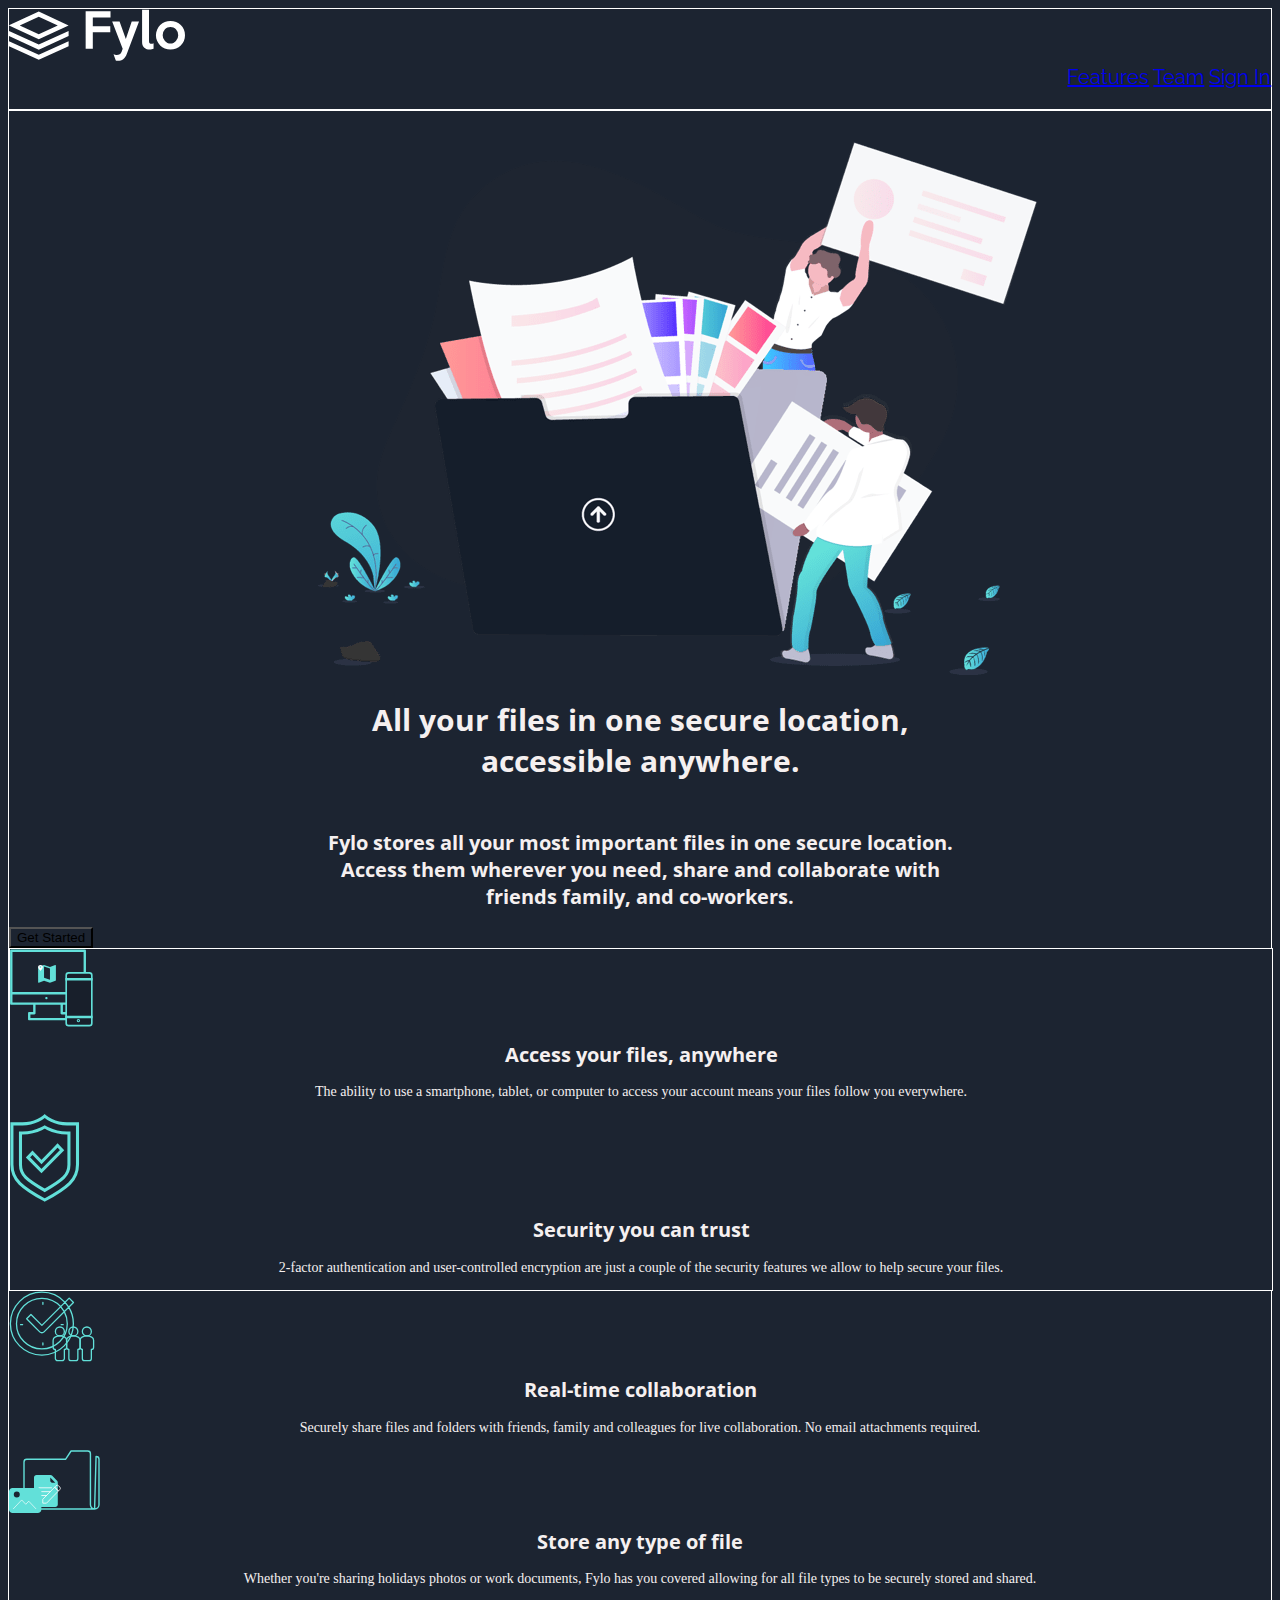
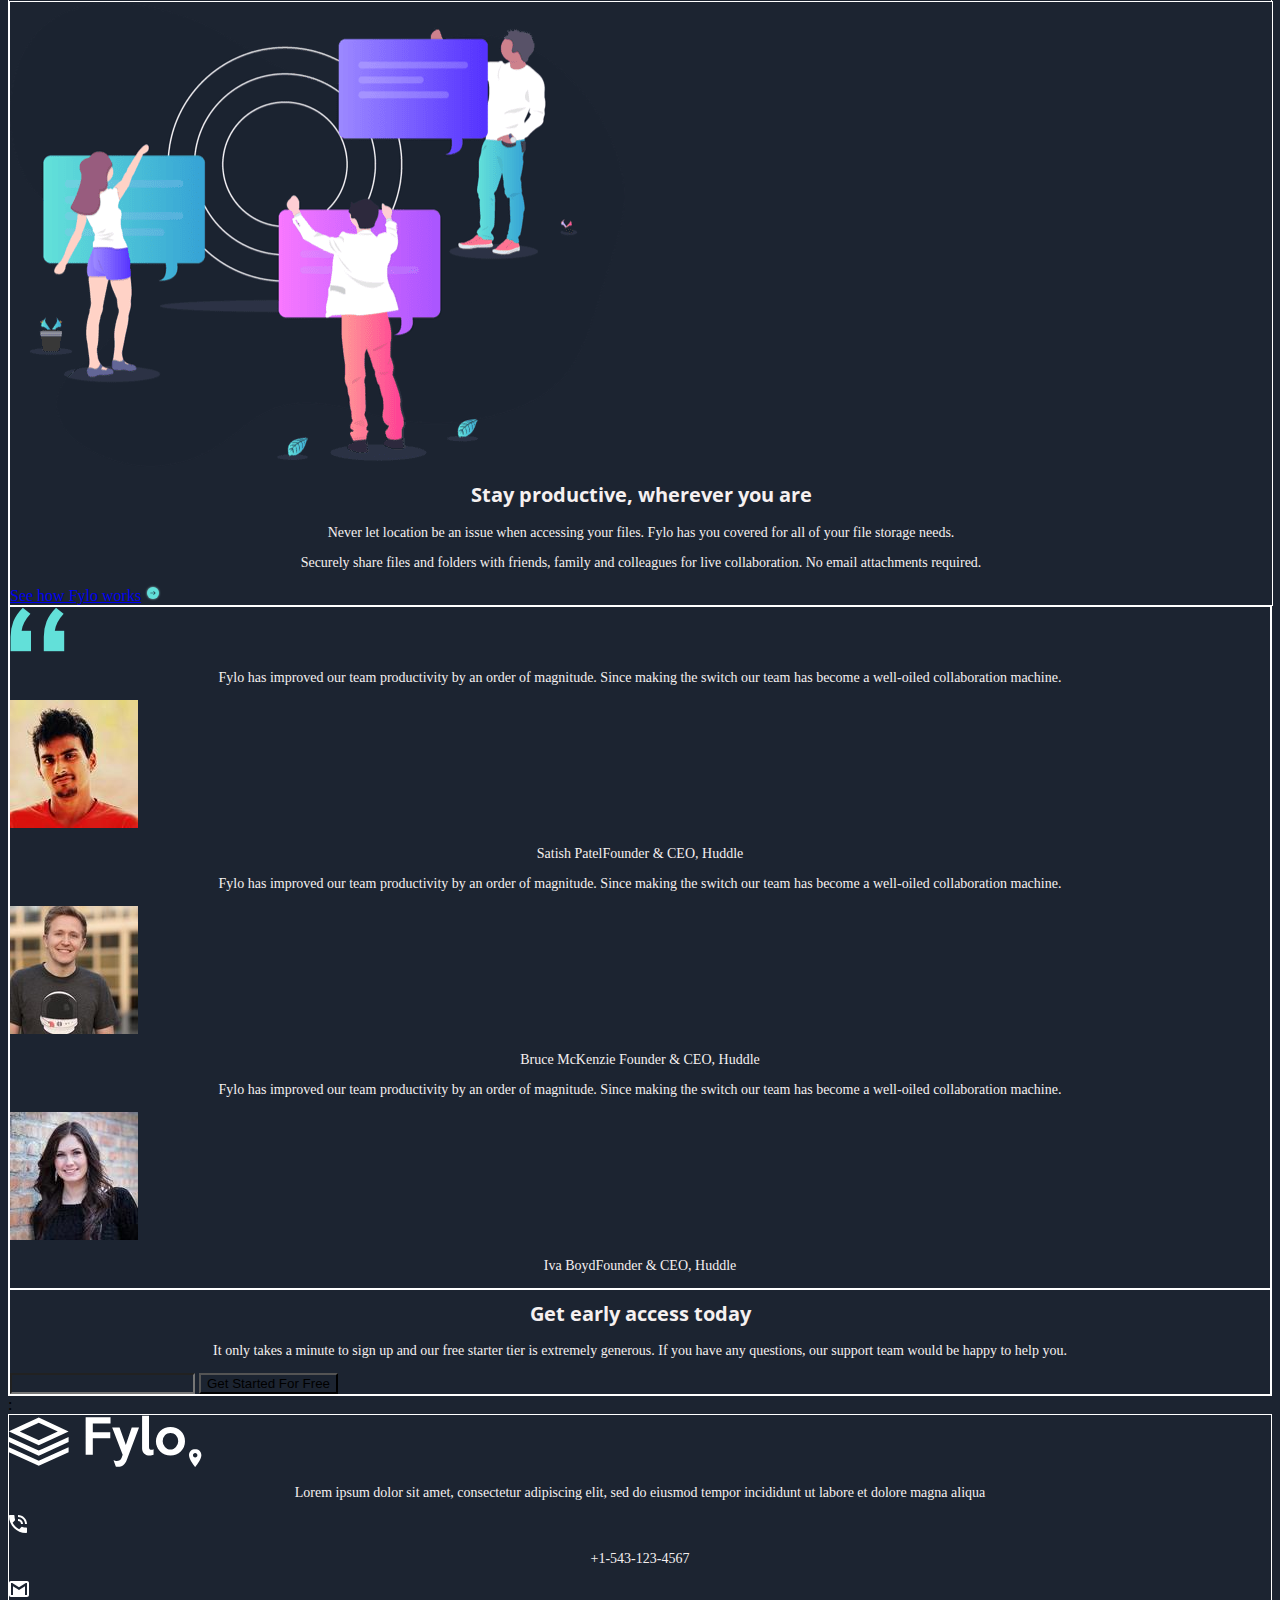
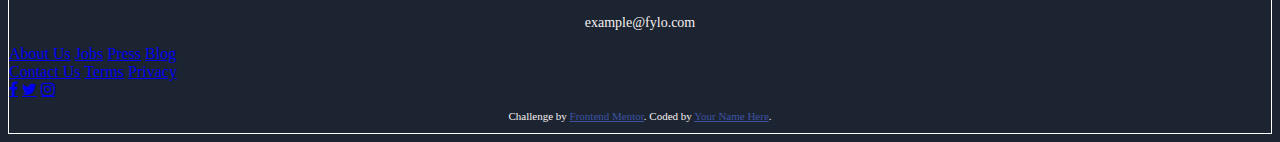
<file: index.html>
<!DOCTYPE html>
<html lang="en">

<head>
  <meta charset="UTF-8">
  <meta name="viewport" content="width=device-width, initial-scale=1.0">
  <!-- displays site properly based on user's device -->

  <link rel="icon" type="image/png" sizes="32x32" href="./images/favicon-32x32.png">


  <title>Frontend Mentor | Fylo landing page with dark theme and features grid</title>
  <link rel="stylesheet" href="https://cdnjs.cloudflare.com/ajax/libs/font-awesome/4.7.0/css/font-awesome.min.css">
  <link rel="stylesheet" href="css/style.css">
  <link rel="stylesheet" href="css/style.scss">
  <link href="https://fonts.googleapis.com/css2?family=Open+Sans:ital,wght@0,400;0,600;1,400&display=swap" rel="stylesheet">
  <link href="https://fonts.googleapis.com/css2?family=Raleway:ital,wght@1,500&display=swap" rel="stylesheet">
  <link href="https://fonts.googleapis.com/css2?family=Open+Sans:wght@300&display=swap" rel="stylesheet">

  <!-- Feel free to remove these styles or customise in your own stylesheet 👍 -->
  <style>
    .attribution {
      font-size: 11px;
      text-align: center;
    }

    .attribution a {
      color: hsl(228, 45%, 44%);
    }
  </style>
</head>


  <body>
    <div class="wrapper1">
        
         <header>
    
            <img src="images/logo.svg"alt=>
        <nav class="button">
                <a href="#">Features</a>
                <a href="#">Team</a>
                <a href="#">Sign In</a>
        
        </nav>
         </header>
         
    </div>
    
    <div class="container1">
    <div class="seccionimage1,2">
    <div class="imageilustration">
     <img src="images/illustration-intro.png"alt="image of computer" style="widows: 40px;"> 
    </div>
    <h1>All your files in one secure location,<br>
            accessible anywhere.</h1><br> 
         <h2>Fylo stores all your most important files in one secure location. <br>
            Access them wherever you need, share and collaborate with<br>
            friends family, and co-workers.</h2>
    

    <div class= "buttonGetStarted">
    <button>Get Started</button>
    </div>

    

    <div class="container2">
        <div class="TestimoniosPrimeraParte">
        <section>
            <img src="images/icon-access-anywhere.svg" alt="">
            
            <h2>Access your files, anywhere</h2>
            <p>The ability to use a smartphone, tablet, or computer to access your account means your
                files follow you everywhere.</p>
        </section>
    </div>
        <section>
            <img src="images/icon-security.svg" alt="">
            <h2>
                Security you can trust
            </h2>
            <p>

                2-factor authentication and user-controlled encryption are just a couple of the security
                features we allow to help secure your files.
            </p>
        </section>
        </div>

        
         <div class="TestimonioSegundaParte">
        <section>
            <img src="images/icon-collaboration.svg" alt="">
            <h2>
                Real-time collaboration
            </h2>
            <p>

                Securely share files and folders with friends, family and colleagues for live collaboration.
                No email attachments required.
            </p>
        </section>
        <section>
            <img src="images/icon-any-file.svg" alt="">
            <h2>

                Store any type of file
            </h2>
            <p>

                Whether you're sharing holidays photos or work documents, Fylo has you covered allowing for all
                file types to be securely stored and shared.
            </p>
        </section>
         </div>
    </div>
    <div class="container3">
         <img src="images/illustration-stay-productive.png" alt="">
        <h2>
            Stay productive, wherever you are
        </h2>
        <p>

            Never let location be an issue when accessing your files. Fylo has you covered for all of your file
            storage needs.
        </p>
        <p>

            Securely share files and folders with friends, family and colleagues for live collaboration. No email
            attachments required.
        </p>
        <a href="#">See how Fylo works</a>
        <img src="images/icon-arrow.svg" alt="">
    </div>
    <div class="container4">
        <img src="images/bg-quotes.png" alt="">

        <p>
            Fylo has improved our team productivity by an order of magnitude. Since making the switch our team has
            become a well-oiled collaboration machine.
        </p>
        <img src="images/profile-1.jpg" alt="">
        <p>
            Satish Patel<span>Founder & CEO, Huddle</span>
        </p>
        <p>
            Fylo has improved our team productivity by an order of magnitude. Since making the switch our team has
            become a well-oiled collaboration machine.
        </p>
        <img src="images/profile-2.jpg" alt="">
        <p>
            Bruce McKenzie
            <span>Founder & CEO, Huddle</span>
        </p>
        <p>
            Fylo has improved our team productivity by an order of magnitude. Since making the switch our team has
            become a well-oiled collaboration machine.
        </p>
        <img src="images/profile-3.jpg" alt="">
        <p>
            Iva Boyd<span>Founder & CEO, Huddle</span>
        </p>
    </div>
    <div class="container5">
        <h2>
            Get early access today
        </h2>
        <p>
            It only takes a minute to sign up and our free starter tier is extremely generous. If you have any
            questions, our support team would be happy to help you.
        </p>
        <form action="#" method="GET">
            <input type="text">
            <button type="submit">Get Started For Free</button>
    
    </div>
    </div>:

    <div class="container6"> 
         <img src="images/logo.svg" alt="">
        <img src="images/icon-location.svg" alt="">
        <p>
            Lorem ipsum dolor sit amet, consectetur adipiscing elit, sed do eiusmod tempor incididunt ut labore et
            dolore magna aliqua
        </p>
        <img src="images/icon-phone.svg" alt="">
        <p>+1-543-123-4567</p>
        <img src="images/icon-email.svg" alt="">
        <p>example@fylo.com</p>
        <nav>
            <a href="#">About Us</a>
            <a href="#">Jobs</a>
            <a href="#">Press</a>
            <a href="#">Blog</a>

        </nav>
        <nav>
            <a href="#">Contact Us</a>
            <a href="#">Terms</a>
            <a href="#">Privacy</a>

        </nav>
        <a href="#" class="fa fa-facebook"></a>
        <a href="#" class="fa fa-twitter"></a>
        <a href="#" class="fa fa-instagram"></a>

    </>

    <footer>
        <p class="attribution">
            Challenge by <a href="https://www.frontendmentor.io?ref=challenge" target="_blank">Frontend Mentor</a>.
            Coded by <a href="#">Your Name Here</a>.
        </p>
    </footer>
</body>

</html>
</file>
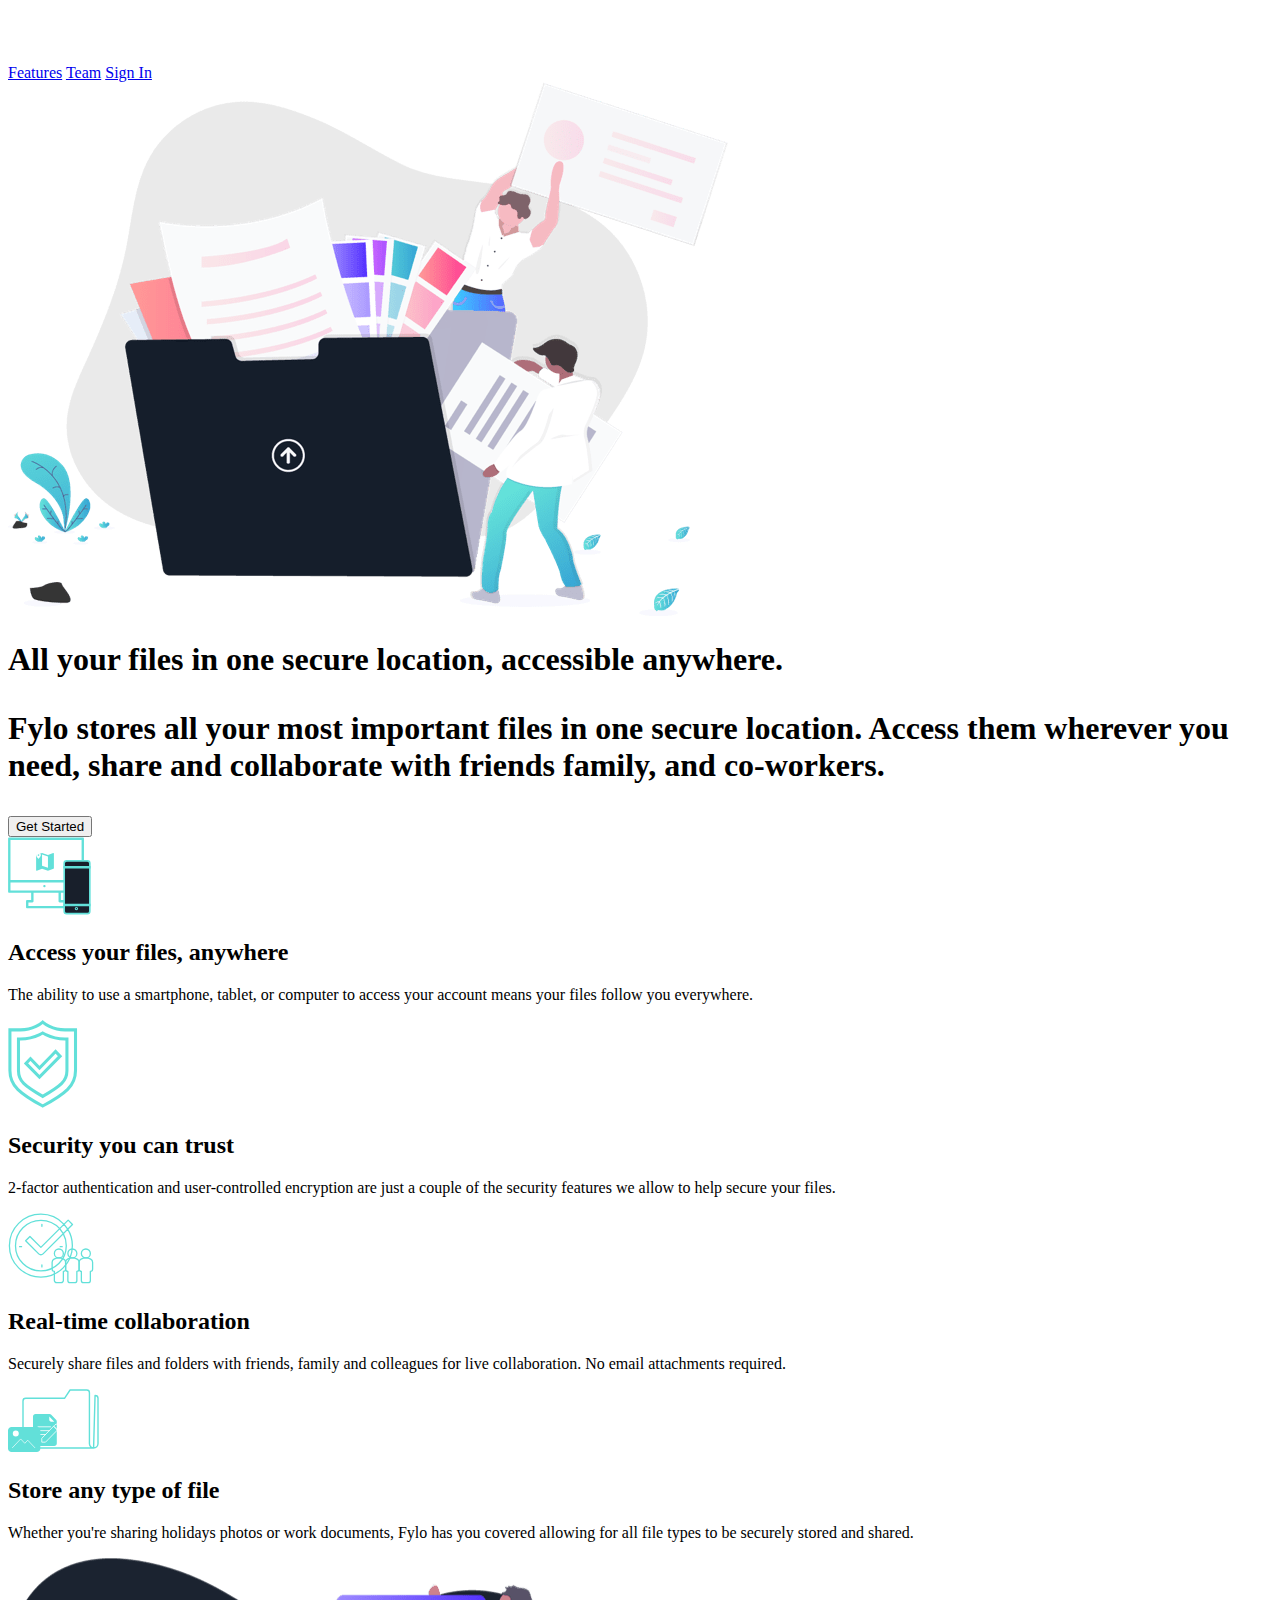
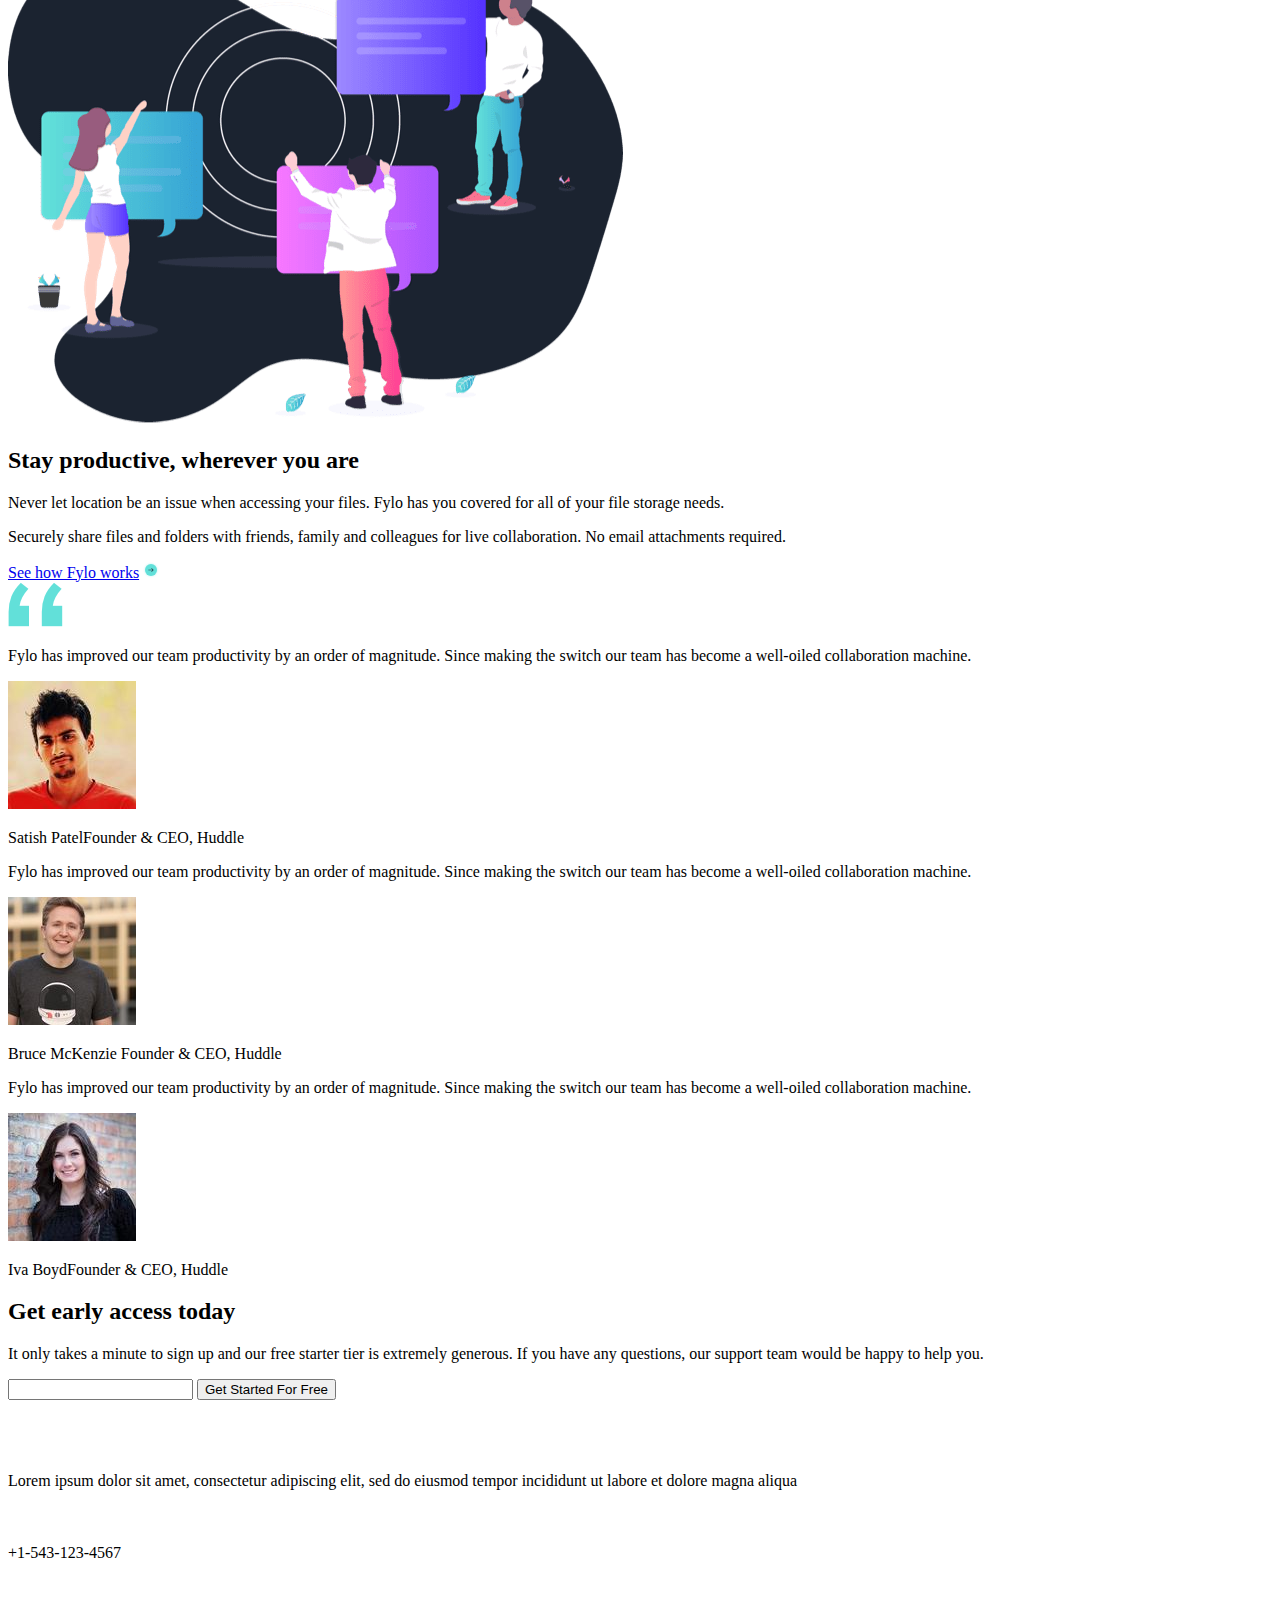
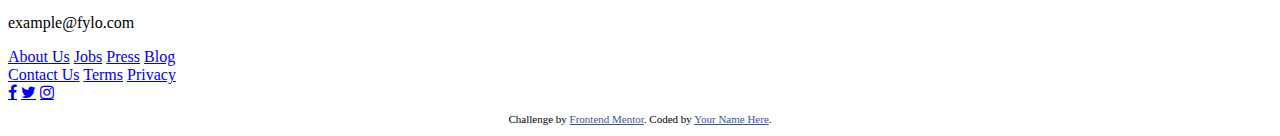
<file: fylo-dark-theme-landing-page-master/index.html>
<!DOCTYPE html>
<html lang="en">

<head>
  <meta charset="UTF-8">
  <meta name="viewport" content="width=device-width, initial-scale=1.0">
  <!-- displays site properly based on user's device -->

  <link rel="icon" type="image/png" sizes="32x32" href="./images/favicon-32x32.png">


  <title>Frontend Mentor | Fylo landing page with dark theme and features grid</title>
  <link rel="stylesheet" href="https://cdnjs.cloudflare.com/ajax/libs/font-awesome/4.7.0/css/font-awesome.min.css">

  <!-- Feel free to remove these styles or customise in your own stylesheet 👍 -->
  <style>
    .attribution {
      font-size: 11px;
      text-align: center;
    }

    .attribution a {
      color: hsl(228, 45%, 44%);
    }
  </style>
</head>

<body>
  <div class="conatiner1">
    <header>
      <img src="images/logo.svg" alt=>
    </header>
    <nav>
      <a href="#">Features</a>
      <a href="#">Team</a>
      <a href="#">Sign In</a>

    </nav>
    <img src="images/illustration-intro.png" alt="">
    <h1>
      All your files in one secure location, accessible anywhere.
      <p>Fylo stores all your most important files in one secure location. Access them wherever
        you need, share and collaborate with friends family, and co-workers.
      </p>
    </h1>
    <button>
      Get Started
    </button>
  </div>
  <div class="container2">
    <section>
      <img src="images/icon-access-anywhere.svg" alt="">
      <h2>

        Access your files, anywhere
      </h2>
      <p>

        The ability to use a smartphone, tablet, or computer to access your account means your
        files follow you everywhere.
      </p>
    </section>
    <section>
      <img src="images/icon-security.svg" alt="">
      <h2>
        Security you can trust
      </h2>
      <p>

        2-factor authentication and user-controlled encryption are just a couple of the security
        features we allow to help secure your files.
      </p>
    </section>
    <section>
      <img src="images/icon-collaboration.svg" alt="">
      <h2>
        Real-time collaboration
      </h2>
      <p>

        Securely share files and folders with friends, family and colleagues for live collaboration.
        No email attachments required.
      </p>
    </section>
    <section>
      <img src="images/icon-any-file.svg" alt="">
      <h2>

        Store any type of file
      </h2>
      <p>

        Whether you're sharing holidays photos or work documents, Fylo has you covered allowing for all
        file types to be securely stored and shared.
      </p>
    </section>
  </div>
  <div class="container3">
    <img src="images/illustration-stay-productive.png" alt="">
    <h2>
      Stay productive, wherever you are
    </h2>
    <p>

      Never let location be an issue when accessing your files. Fylo has you covered for all of your file
      storage needs.
    </p>
    <p>

      Securely share files and folders with friends, family and colleagues for live collaboration. No email
      attachments required.
    </p>
    <a href="#">See how Fylo works</a>
    <img src="images/icon-arrow.svg" alt="">


  </div>
  <div class="container4">
    <img src="images/bg-quotes.png" alt="">
  
    <p>
      Fylo has improved our team productivity by an order of magnitude. Since making the switch our team has
      become a well-oiled collaboration machine.
    </p>
    <img src="images/profile-1.jpg" alt="">
    <p>
      Satish Patel<span>Founder & CEO, Huddle</span>
    </p>
    <p>
      Fylo has improved our team productivity by an order of magnitude. Since making the switch our team has
      become a well-oiled collaboration machine.
    </p>
    <img src="images/profile-2.jpg" alt="">
    <p>
      Bruce McKenzie
      <span>Founder & CEO, Huddle</span>
    </p>
    <p>
      Fylo has improved our team productivity by an order of magnitude. Since making the switch our team has
      become a well-oiled collaboration machine.
    </p>
    <img src="images/profile-3.jpg" alt="">
    <p>
      Iva Boyd<span>Founder & CEO, Huddle</span>
    </p>
  </div>
  <div class="container5">
    <h2>
      Get early access today
    </h2>
    <p>
      It only takes a minute to sign up and our free starter tier is extremely generous. If you have any
      questions, our support team would be happy to help you.
    </p>
    <form action="#" method="GET">
      <input type="text">
      <button type="submit">Get Started For Free</button>

  </div>
  <div class="container6">
    <img src="images/logo.svg" alt="">
    <img src="images/icon-location.svg" alt="">
    <p>
      Lorem ipsum dolor sit amet, consectetur adipiscing elit, sed do eiusmod tempor incididunt ut labore et
      dolore magna aliqua
    </p>
    <img src="images/icon-phone.svg" alt="">
    <p>+1-543-123-4567</p>
    <img src="images/icon-email.svg" alt="">
    <p>example@fylo.com</p>
    <nav>
      <a href="#">About Us</a>
      <a href="#">Jobs</a>
      <a href="#">Press</a>
      <a href="#">Blog</a>

    </nav>
    <nav>
      <a href="#">Contact Us</a>
      <a href="#">Terms</a>
      <a href="#">Privacy</a>

    </nav>
    <a href="#" class="fa fa-facebook"></a>
    <a href="#" class="fa fa-twitter"></a>
    <a href="#" class="fa fa-instagram"></a>

  </div>

  <footer>
    <p class="attribution">
      Challenge by <a href="https://www.frontendmentor.io?ref=challenge" target="_blank">Frontend Mentor</a>.
      Coded by <a href="#">Your Name Here</a>.
    </p>
  </footer>
</body>

</html>
</file>
<file: css/style.css>
*{
    background-color: hsl(217, 28%, 15%);
    display: flexbox;
    
}
.wrapper1{
    width: 1262.340px;
    height: 100px;
    margin: none;
    border: 1px solid #fff;
    background-color: hsl(217, 28%, 15%);
    font-family: 'Raleway', sans-serif;
}
.container1{
    width: 1262px;
    height: max-content;
    margin: 0;
    padding: 0;
    border: 1px solid #fff;
    
}

.container2{
    width: 1262px;
    height: max-content;
    margin: none;
    padding: 0;
    border: 1px solid #fff;
    
    

}
.container3{
    width: 1262px;
    height: max-content;
    margin: none;
    padding: 0;
    border: 1px solid #fff;
    
}
.container4{
    margin: 0;
    padding: 0;
    border: 1px solid #fff;
   
}
.container5{
    margin: 0;
    padding: 0;
    border: 1px solid #fff;
  
}
.container6{
    margin: 0;
    padding: 0;
    border: 1px solid #fff;
    background-color: hsl(217, 28%, 15%);
}

p {
    font-size: 14px;    
    text-align: center;
    color: rgb(245, 240, 240);
}

h1 {
    font-size: 30px;
    text-align: center;
    color: rgb(245, 240, 240);
    font-family: 'Open Sans', sans-serif;
}

h2 {
    font-size: 20px;
    text-align: center;
    color: rgb(245, 240, 240);
    font-family: 'Open Sans', sans-serif;
    margin-top: 10px;
    


}



 .imageilustration{
    display: block;
    margin-left: 309px;
    margin-right: 309px;
    margin-top: 30px
    
}
.button{
text-align: right;
justify-content:flex-end;
font-size: 20px;
color: rgb(245, 240, 240);
}
</file>
